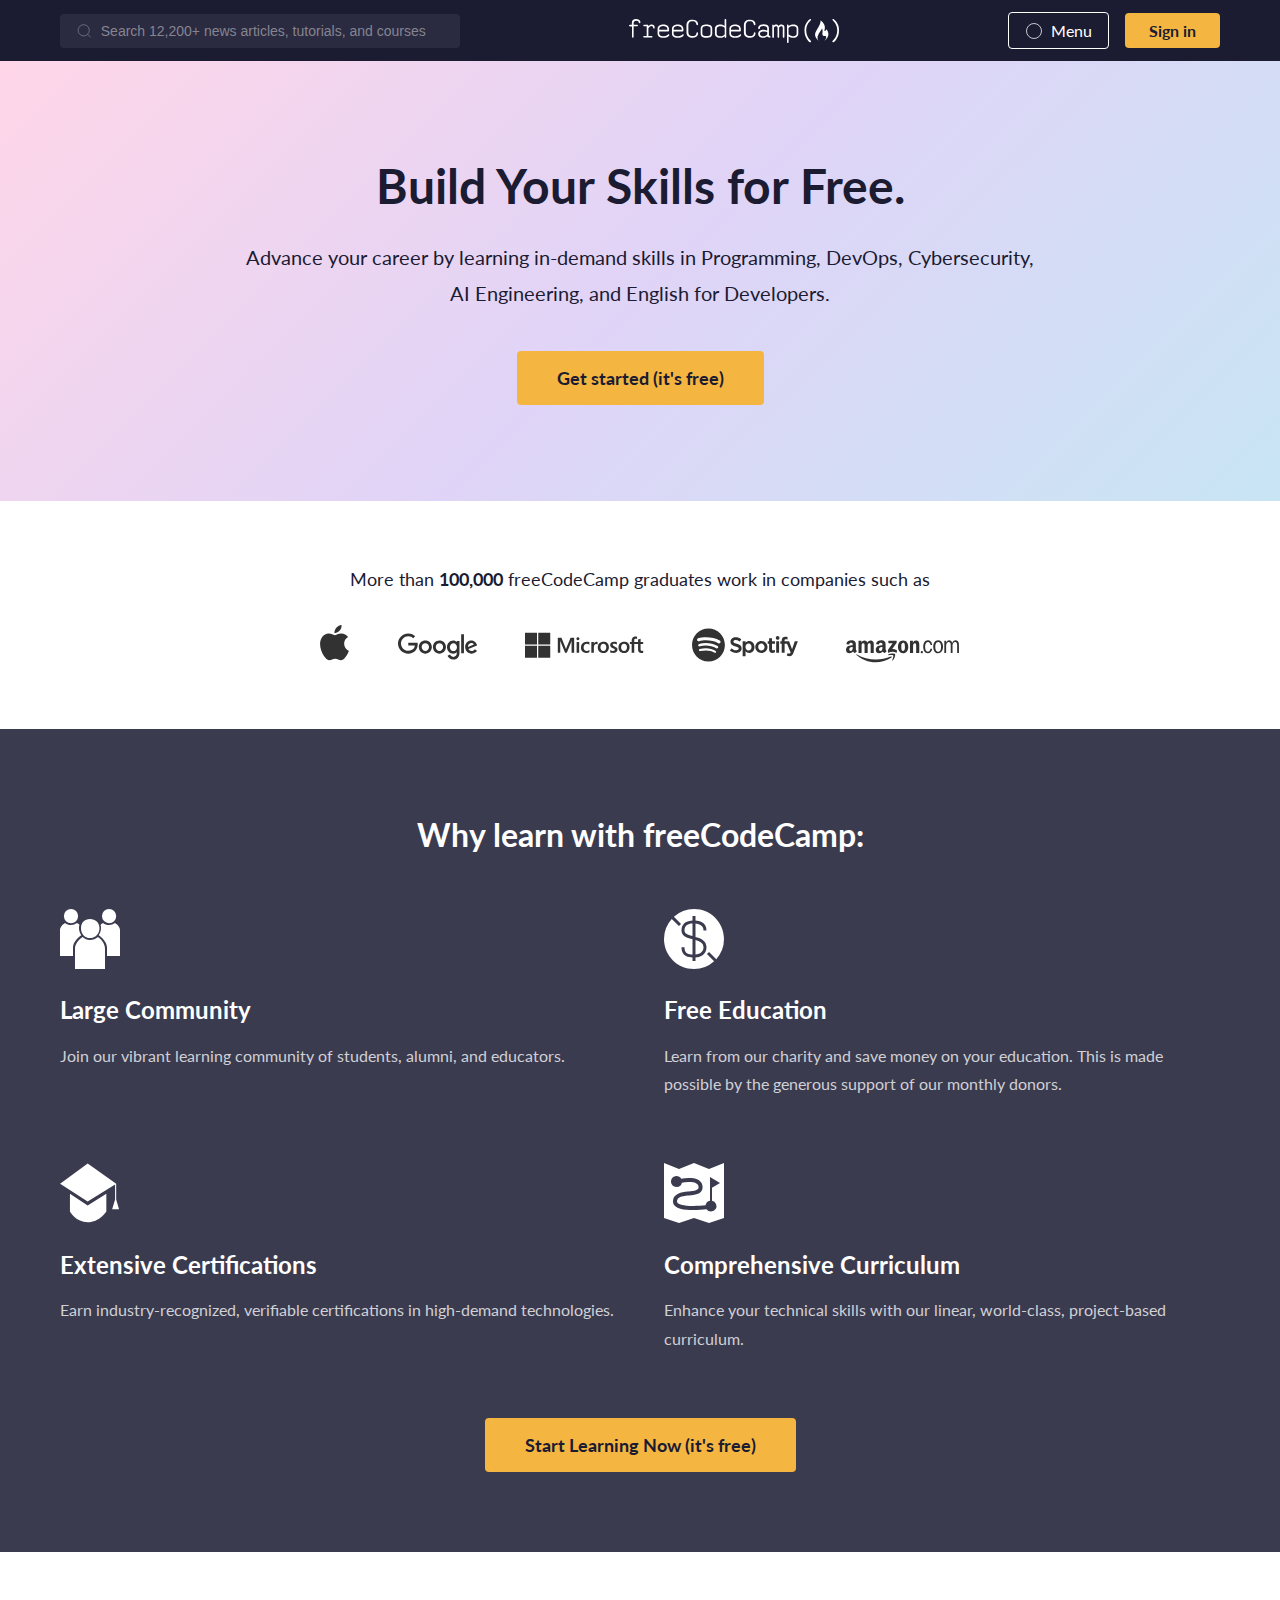
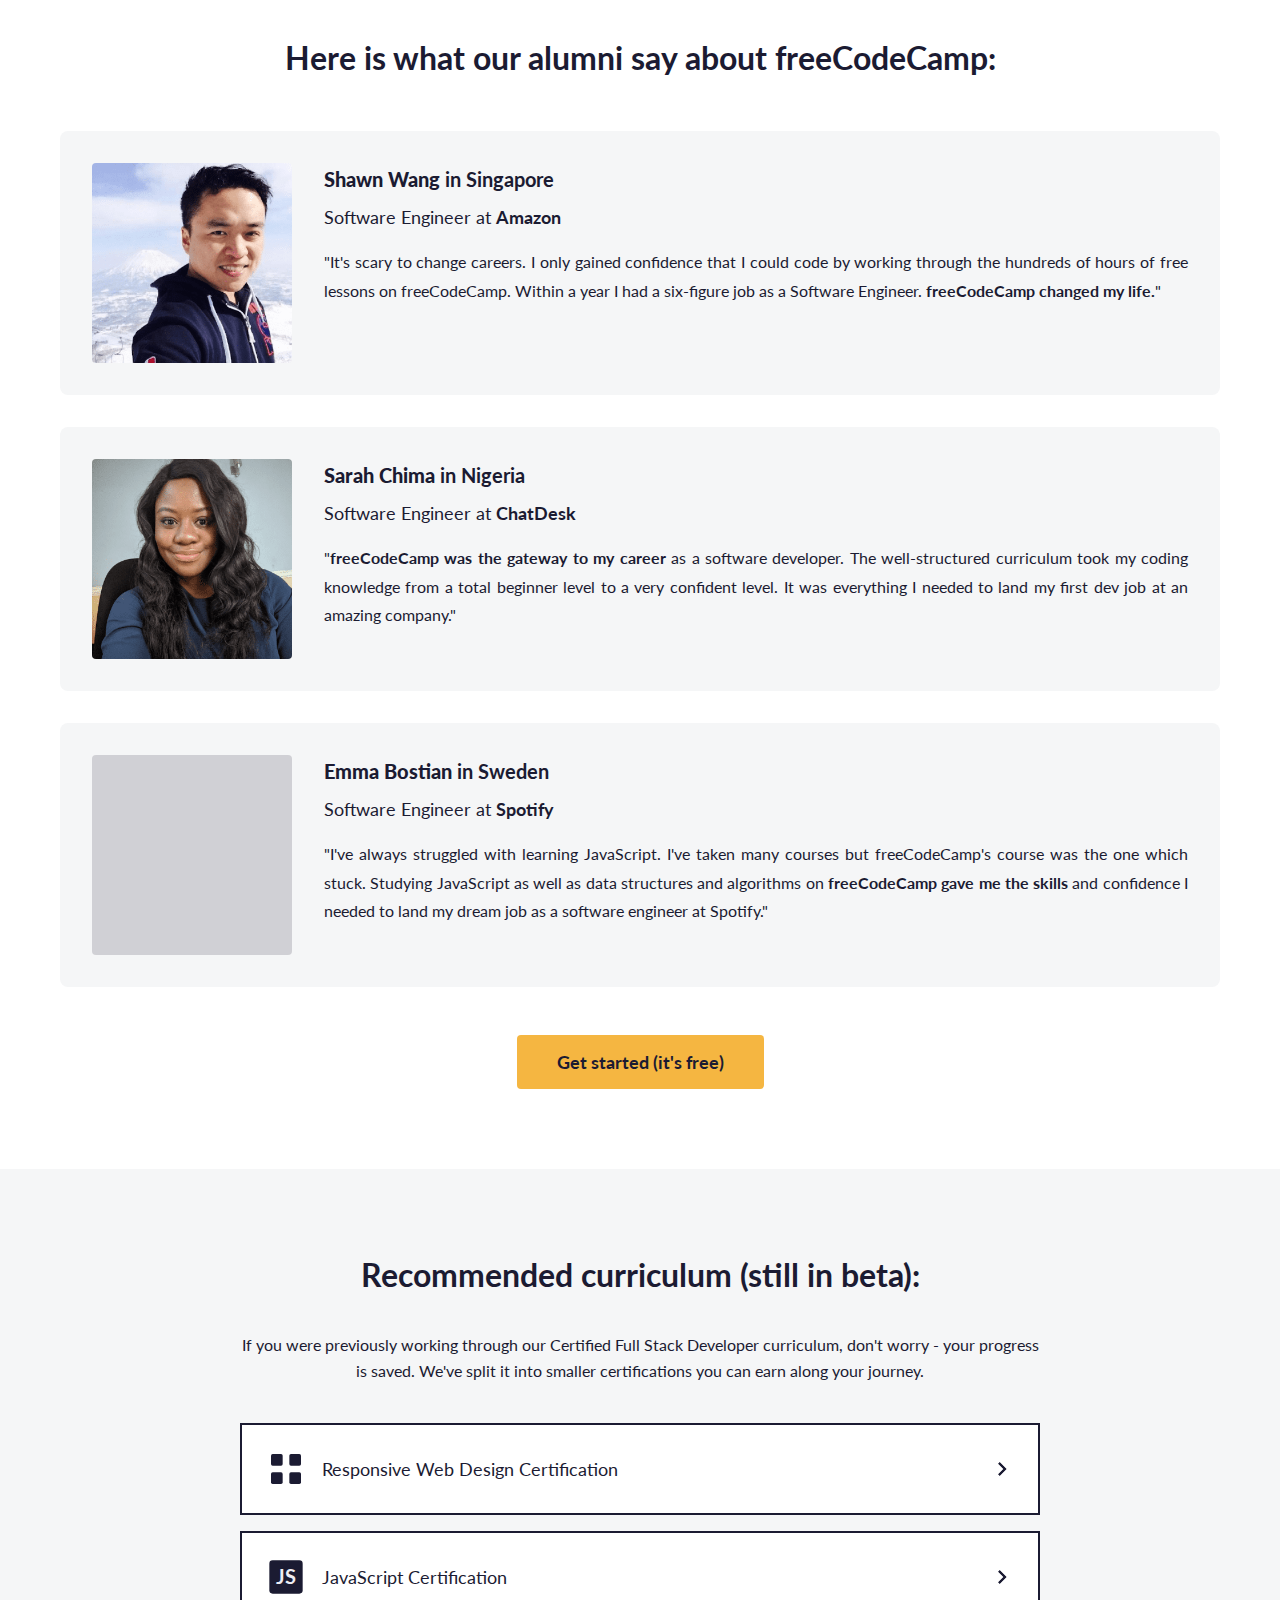
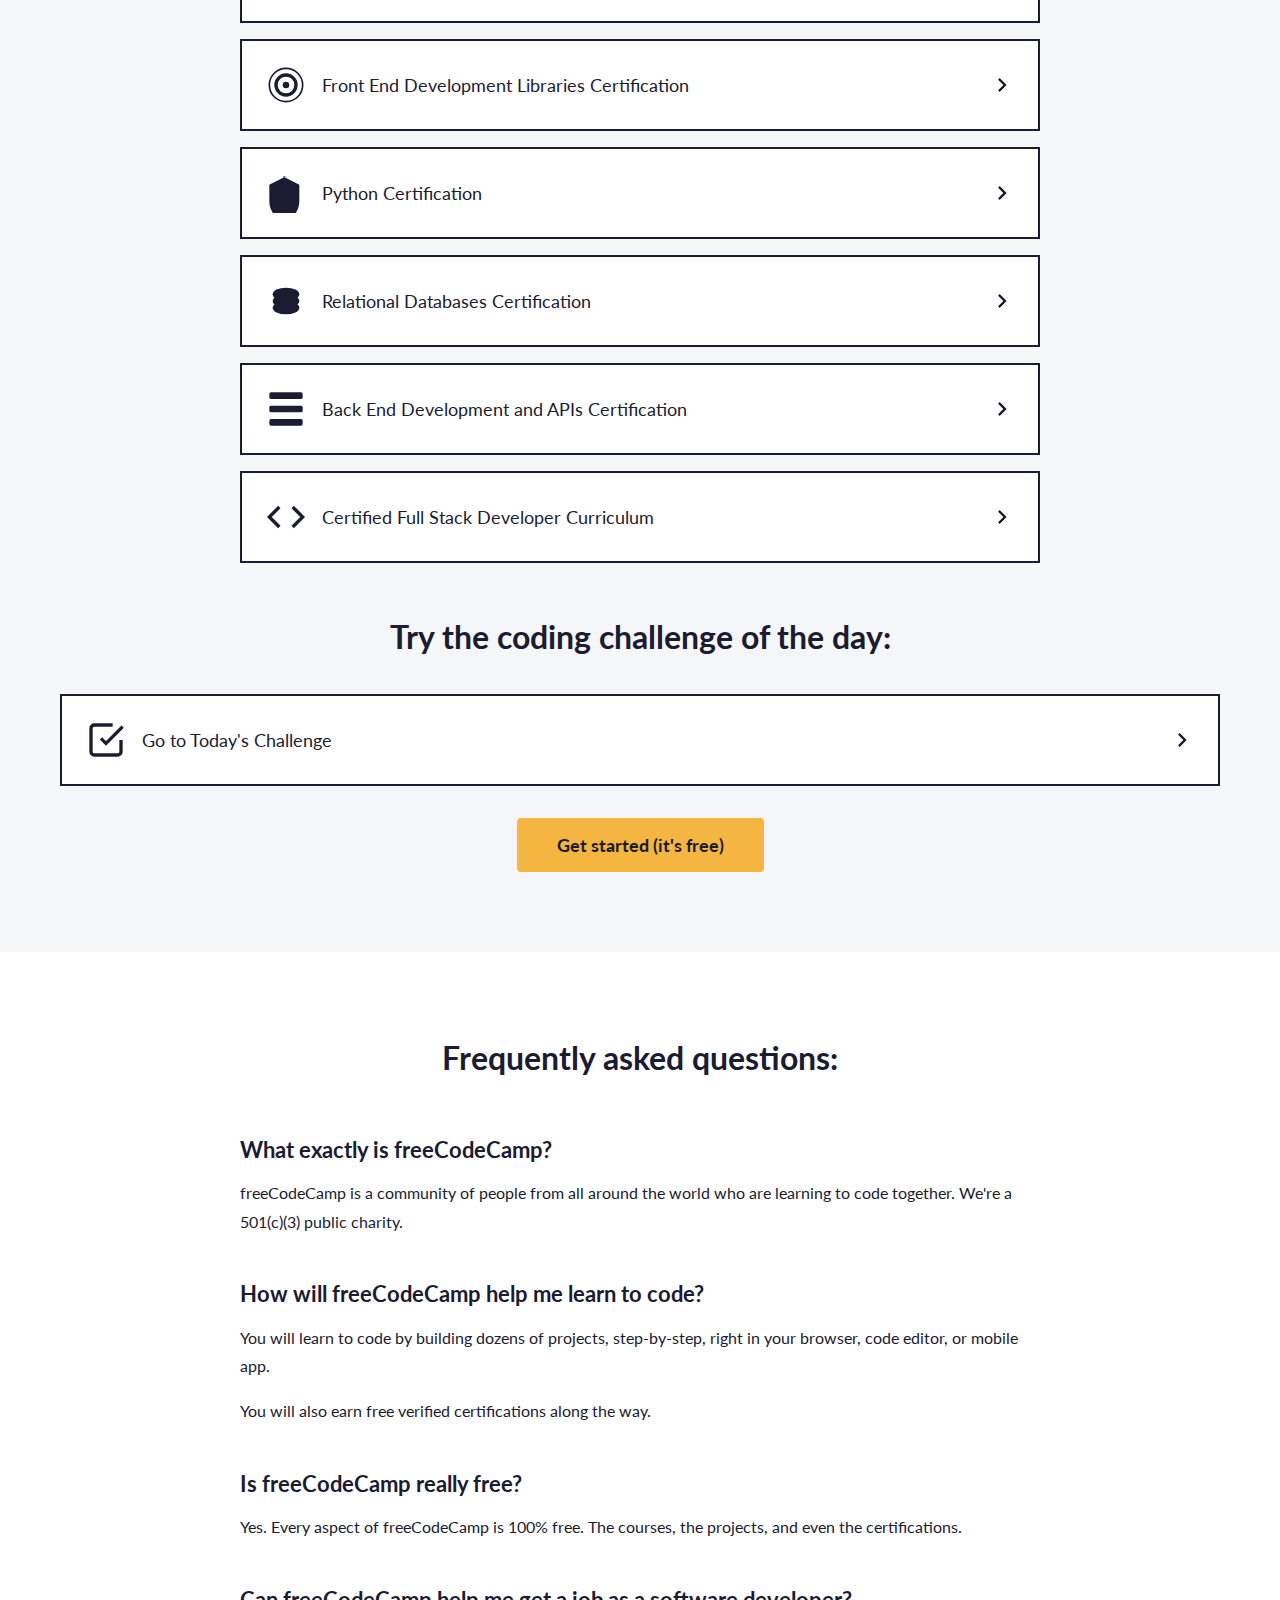
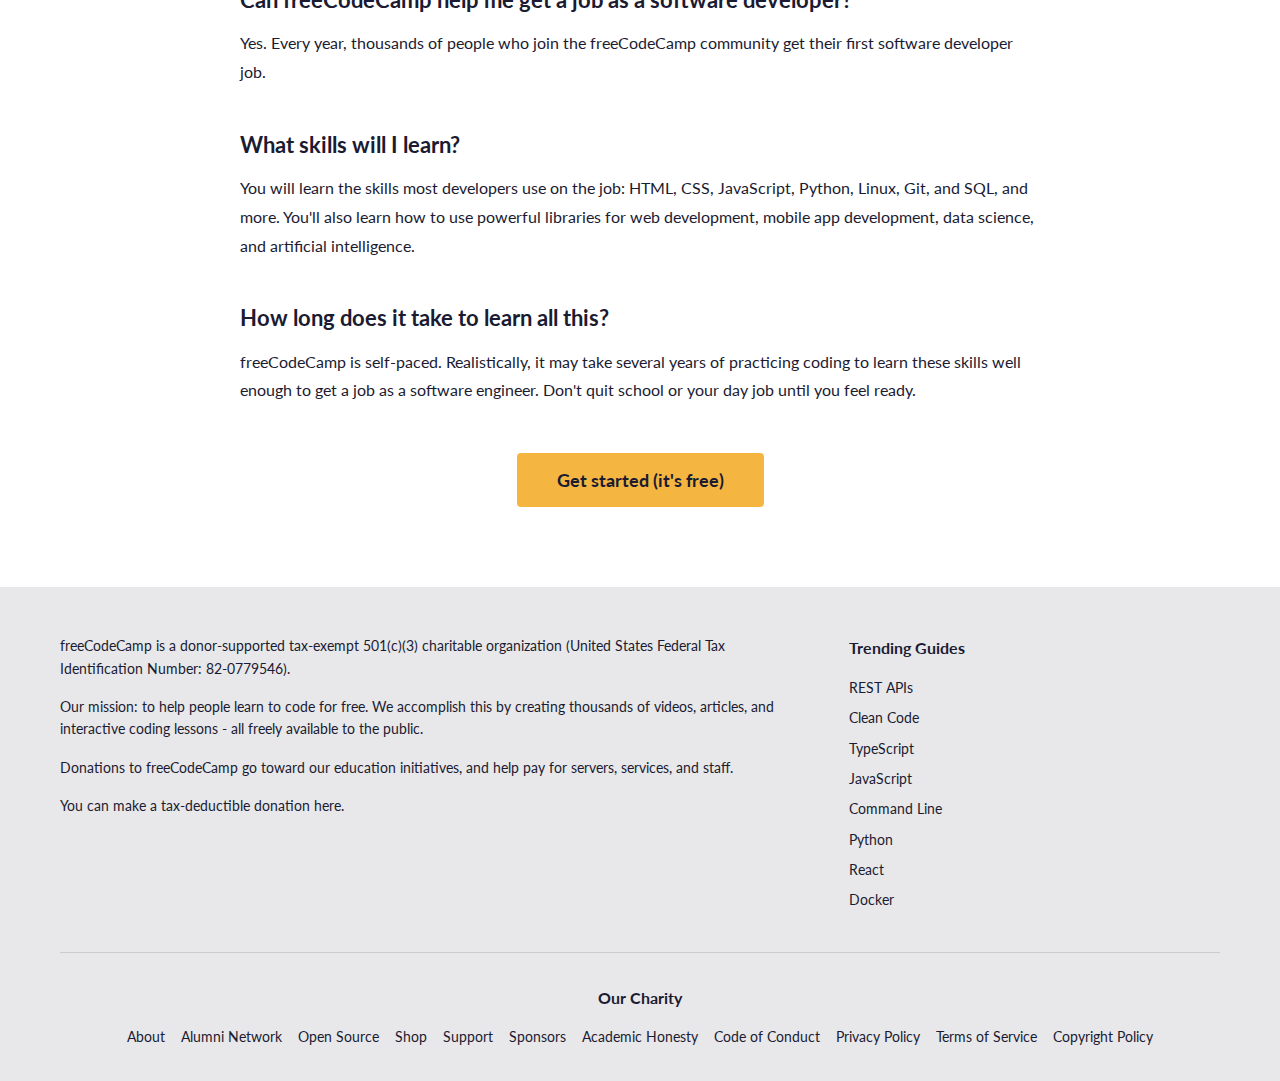
<file: Freecodecamp Clone/index.html>
<!DOCTYPE html>
<html lang="en">
<head>
    <meta charset="UTF-8">
    <meta name="viewport" content="width=device-width, initial-scale=1.0">
    <title>Learn to Code — For Free — Coding Courses for Busy People</title>
    <link rel="stylesheet" href="styles.css">
    <link rel="preconnect" href="https://fonts.googleapis.com">
    <link rel="preconnect" href="https://fonts.gstatic.com" crossorigin>
    <link href="https://fonts.googleapis.com/css2?family=Lato:wght@300;400;700&display=swap" rel="stylesheet">
</head>
<body>
    <!-- Header -->
    <header class="header">
        <div class="container">
            <div class="header-content">
                <div class="search-bar">
                    <svg class="search-icon" width="18" height="18" viewBox="0 0 24 24" fill="none" stroke="currentColor">
                        <circle cx="11" cy="11" r="8"></circle>
                        <path d="m21 21-4.35-4.35"></path>
                    </svg>
                    <input type="text" placeholder="Search 12,200+ news articles, tutorials, and courses">
                </div>
                <div class="logo">
                    <img src="assets/freecodecamp.svg" alt="freecodecamp">
                </div>
                <div class="header-actions">
                    <button class="menu-btn">
                        <svg width="18" height="18" viewBox="0 0 24 24" fill="none" stroke="currentColor">
                            <circle cx="12" cy="12" r="10"></circle>
                        </svg>
                        Menu
                    </button>
                    <button class="sign-in-btn">Sign in</button>
                </div>
            </div>
        </div>
    </header>

    <!-- Hero Section -->
    <section class="hero">
        <div class="container">
            <h1>Build Your Skills for Free.</h1>
            <p class="hero-subtitle">Advance your career by learning in-demand skills in Programming, DevOps, Cybersecurity, AI Engineering, and English for Developers.</p>
            <button class="cta-button">Get started (it's free)</button>
        </div>
    </section>

    <!-- Companies Section -->
    <section class="companies">
        <div class="container">
            <p class="companies-text">More than <strong>100,000</strong> freeCodeCamp graduates work in companies such as</p>
            <div class="company-logos">
                <img src="assets/apple.svg" alt="Apple">
                <img src="assets/google.svg" alt="Google">
                <img src="assets/ms.svg" alt="Microsoft">
                <img src="assets/spotify.svg" alt="Spotify">
                <img src="assets/az.svg" alt="Amazon">
            </div>
        </div>
    </section>

    <!-- Features Section -->
    <section class="features">
        <div class="container">
            <h2>Why learn with freeCodeCamp:</h2>
            <div class="features-grid">
                <div class="feature-card">
                    <img src="assets/community.svg" alt="Community icon" class="feature-icon">
                    <h3>Large Community</h3>
                    <p>Join our vibrant learning community of students, alumni, and educators.</p>
                </div>
                <div class="feature-card">
                    <img src="assets/education.svg" alt="Education icon" class="feature-icon">
                    <h3>Free Education</h3>
                    <p>Learn from our charity and save money on your education. This is made possible by the generous support of our monthly donors.</p>
                </div>
                <div class="feature-card">
                    <img src="assets/certificate.svg" alt="Certificate icon" class="feature-icon">
                    <h3>Extensive Certifications</h3>
                    <p>Earn industry-recognized, verifiable certifications in high-demand technologies.</p>
                </div>
                <div class="feature-card">
                    <img src="assets/curriculum.svg" alt="Curriculum icon" class="feature-icon">
                    <h3>Comprehensive Curriculum</h3>
                    <p>Enhance your technical skills with our linear, world-class, project-based curriculum.</p>
                </div>
            </div>
            <button class="cta-button">Start Learning Now (it's free)</button>
        </div>
    </section>

    <!-- Testimonials Section -->
    <section class="testimonials">
        <div class="container">
            <h2>Here is what our alumni say about freeCodeCamp:</h2>

            <div class="testimonial-card">
                <img src="assets/shawn.png" alt="Shawn Wang" class="testimonial-photo">
                <div class="testimonial-content">
                    <h3><strong>Shawn Wang</strong> in Singapore</h3>
                    <p class="job-title">Software Engineer at <strong>Amazon</strong></p>
                    <blockquote>"It's scary to change careers. I only gained confidence that I could code by working through the hundreds of hours of free lessons on freeCodeCamp. Within a year I had a six-figure job as a Software Engineer. <strong>freeCodeCamp changed my life.</strong>"</blockquote>
                </div>
            </div>

            <div class="testimonial-card">
                <img src="assets/sarah.png" alt="Sarah Chima" class="testimonial-photo">
                <div class="testimonial-content">
                    <h3><strong>Sarah Chima</strong> in Nigeria</h3>
                    <p class="job-title">Software Engineer at <strong>ChatDesk</strong></p>
                    <blockquote>"<strong>freeCodeCamp was the gateway to my career</strong> as a software developer. The well-structured curriculum took my coding knowledge from a total beginner level to a very confident level. It was everything I needed to land my first dev job at an amazing company."</blockquote>
                </div>
            </div>

            <div class="testimonial-card">
                <div class="testimonial-photo testimonial-placeholder"></div>
                <div class="testimonial-content">
                    <h3><strong>Emma Bostian</strong> in Sweden</h3>
                    <p class="job-title">Software Engineer at <strong>Spotify</strong></p>
                    <blockquote>"I've always struggled with learning JavaScript. I've taken many courses but freeCodeCamp's course was the one which stuck. Studying JavaScript as well as data structures and algorithms on <strong>freeCodeCamp gave me the skills</strong> and confidence I needed to land my dream job as a software engineer at Spotify."</blockquote>
                </div>
            </div>

            <button class="cta-button">Get started (it's free)</button>
        </div>
    </section>

    <!-- Curriculum Section -->
    <section class="curriculum">
        <div class="container">
            <h2>Recommended curriculum (still in beta):</h2>
            <p class="curriculum-intro">If you were previously working through our Certified Full Stack Developer curriculum, don't worry - your progress is saved. We've split it into smaller certifications you can earn along your journey.</p>

            <div class="certification-list">
                <div class="cert-card">
                    <svg class="cert-icon" width="40" height="40" viewBox="0 0 24 24" fill="currentColor">
                        <rect x="3" y="3" width="7" height="7" rx="1"></rect>
                        <rect x="14" y="3" width="7" height="7" rx="1"></rect>
                        <rect x="14" y="14" width="7" height="7" rx="1"></rect>
                        <rect x="3" y="14" width="7" height="7" rx="1"></rect>
                    </svg>
                    <span>Responsive Web Design Certification</span>
                    <svg class="arrow-icon" width="24" height="24" viewBox="0 0 24 24" fill="none" stroke="currentColor">
                        <polyline points="9 18 15 12 9 6"></polyline>
                        <polyline points="9 18 15 12 9 6"></polyline>
                    </svg>
                </div>

                <div class="cert-card">
                    <svg class="cert-icon" width="40" height="40" viewBox="0 0 24 24" fill="currentColor">
                        <rect x="2" y="2" width="20" height="20" rx="2"></rect>
                        <text x="12" y="16" text-anchor="middle" fill="#ededf4" font-size="12" font-weight="bold">JS</text>
                    </svg>
                    <span>JavaScript Certification</span>
                    <svg class="arrow-icon" width="24" height="24" viewBox="0 0 24 24" fill="none" stroke="currentColor">
                        <polyline points="9 18 15 12 9 6"></polyline>
                        <polyline points="9 18 15 12 9 6"></polyline>
                    </svg>
                </div>

                <div class="cert-card">
                    <svg class="cert-icon" width="40" height="40" viewBox="0 0 24 24" fill="currentColor">
                        <circle cx="12" cy="12" r="2"></circle>
                        <circle cx="12" cy="12" r="6" fill="none" stroke="currentColor" stroke-width="2"></circle>
                        <circle cx="12" cy="12" r="10" fill="none" stroke="currentColor" stroke-width="1"></circle>
                    </svg>
                    <span>Front End Development Libraries Certification</span>
                    <svg class="arrow-icon" width="24" height="24" viewBox="0 0 24 24" fill="none" stroke="currentColor">
                        <polyline points="9 18 15 12 9 6"></polyline>
                        <polyline points="9 18 15 12 9 6"></polyline>
                    </svg>
                </div>

                <div class="cert-card">
                    <svg class="cert-icon" width="40" height="40" viewBox="0 0 24 24" fill="currentColor">
                        <path d="M12 2L2 7v10c0 5.55 3.84 10.74 9 12 5.16-1.26 9-6.45 9-12V7l-10-5z"/>
                    </svg>
                    <span>Python Certification</span>
                    <svg class="arrow-icon" width="24" height="24" viewBox="0 0 24 24" fill="none" stroke="currentColor">
                        <polyline points="9 18 15 12 9 6"></polyline>
                        <polyline points="9 18 15 12 9 6"></polyline>
                    </svg>
                </div>

                <div class="cert-card">
                    <svg class="cert-icon" width="40" height="40" viewBox="0 0 24 24" fill="currentColor">
                        <ellipse cx="12" cy="8" rx="8" ry="4"></ellipse>
                        <ellipse cx="12" cy="12" rx="8" ry="4"></ellipse>
                        <ellipse cx="12" cy="16" rx="8" ry="4"></ellipse>
                    </svg>
                    <span>Relational Databases Certification</span>
                    <svg class="arrow-icon" width="24" height="24" viewBox="0 0 24 24" fill="none" stroke="currentColor">
                        <polyline points="9 18 15 12 9 6"></polyline>
                        <polyline points="9 18 15 12 9 6"></polyline>
                    </svg>
                </div>

                <div class="cert-card">
                    <svg class="cert-icon" width="40" height="40" viewBox="0 0 24 24" fill="currentColor">
                        <rect x="2" y="2" width="20" height="4" rx="1"></rect>
                        <rect x="2" y="10" width="20" height="4" rx="1"></rect>
                        <rect x="2" y="18" width="20" height="4" rx="1"></rect>
                    </svg>
                    <span>Back End Development and APIs Certification</span>
                    <svg class="arrow-icon" width="24" height="24" viewBox="0 0 24 24" fill="none" stroke="currentColor">
                        <polyline points="9 18 15 12 9 6"></polyline>
                        <polyline points="9 18 15 12 9 6"></polyline>
                    </svg>
                </div>

                <div class="cert-card">
                    <svg class="cert-icon" width="40" height="40" viewBox="0 0 24 24" fill="currentColor">
                        <polyline points="16 18 22 12 16 6" fill="none" stroke="currentColor" stroke-width="2"></polyline>
                        <polyline points="8 6 2 12 8 18" fill="none" stroke="currentColor" stroke-width="2"></polyline>
                    </svg>
                    <span>Certified Full Stack Developer Curriculum</span>
                    <svg class="arrow-icon" width="24" height="24" viewBox="0 0 24 24" fill="none" stroke="currentColor">
                        <polyline points="9 18 15 12 9 6"></polyline>
                        <polyline points="9 18 15 12 9 6"></polyline>
                    </svg>
                </div>
            </div>

            <h2>Try the coding challenge of the day:</h2>
            <div class="cert-card challenge-card">
                <svg class="cert-icon" width="40" height="40" viewBox="0 0 24 24" fill="currentColor">
                    <polyline points="9 11 12 14 22 4" fill="none" stroke="currentColor" stroke-width="2"></polyline>
                    <path d="M21 12v7a2 2 0 0 1-2 2H5a2 2 0 0 1-2-2V5a2 2 0 0 1 2-2h11" fill="none" stroke="currentColor" stroke-width="2"></path>
                </svg>
                <span>Go to Today's Challenge</span>
                <svg class="arrow-icon" width="24" height="24" viewBox="0 0 24 24" fill="none" stroke="currentColor">
                    <polyline points="9 18 15 12 9 6"></polyline>
                    <polyline points="9 18 15 12 9 6"></polyline>
                </svg>
            </div>

            <button class="cta-button">Get started (it's free)</button>
        </div>
    </section>

    <!-- FAQ Section -->
    <section class="faq">
        <div class="container">
            <h2>Frequently asked questions:</h2>

            <div class="faq-item">
                <h3>What exactly is freeCodeCamp?</h3>
                <p>freeCodeCamp is a community of people from all around the world who are learning to code together. We're a 501(c)(3) public charity.</p>
            </div>

            <div class="faq-item">
                <h3>How will freeCodeCamp help me learn to code?</h3>
                <p>You will learn to code by building dozens of projects, step-by-step, right in your browser, code editor, or mobile app.</p>
                <p>You will also earn free verified certifications along the way.</p>
            </div>

            <div class="faq-item">
                <h3>Is freeCodeCamp really free?</h3>
                <p>Yes. Every aspect of freeCodeCamp is 100% free. The courses, the projects, and even the certifications.</p>
            </div>

            <div class="faq-item">
                <h3>Can freeCodeCamp help me get a job as a software developer?</h3>
                <p>Yes. Every year, thousands of people who join the freeCodeCamp community get their first software developer job.</p>
            </div>

            <div class="faq-item">
                <h3>What skills will I learn?</h3>
                <p>You will learn the skills most developers use on the job: HTML, CSS, JavaScript, Python, Linux, Git, and SQL, and more. You'll also learn how to use powerful libraries for web development, mobile app development, data science, and artificial intelligence.</p>
            </div>

            <div class="faq-item">
                <h3>How long does it take to learn all this?</h3>
                <p>freeCodeCamp is self-paced. Realistically, it may take several years of practicing coding to learn these skills well enough to get a job as a software engineer. Don't quit school or your day job until you feel ready.</p>
            </div>

            <button class="cta-button">Get started (it's free)</button>
        </div>
    </section>

    <!-- Footer -->
    <footer class="footer">
        <div class="container">
            <div class="footer-content">
                <div class="footer-about">
                    <p>freeCodeCamp is a donor-supported tax-exempt 501(c)(3) charitable organization (United States Federal Tax Identification Number: 82-0779546).</p>
                    <p>Our mission: to help people learn to code for free. We accomplish this by creating thousands of videos, articles, and interactive coding lessons - all freely available to the public.</p>
                    <p>Donations to freeCodeCamp go toward our education initiatives, and help pay for servers, services, and staff.</p>
                    <p>You can make a tax-deductible donation here.</p>
                </div>

                <div class="footer-links">
                    <div class="footer-column">
                        <h4>Trending Guides</h4>
                        <a href="#">REST APIs</a>
                        <a href="#">Clean Code</a>
                        <a href="#">TypeScript</a>
                        <a href="#">JavaScript</a>
                        <a href="#">Command Line</a>
                        <a href="#">Python</a>
                        <a href="#">React</a>
                        <a href="#">Docker</a>
                    </div>
                </div>
            </div>

            <div class="footer-nav">
                <h4>Our Charity</h4>
                <div class="footer-nav-links">
                    <a href="#">About</a>
                    <a href="#">Alumni Network</a>
                    <a href="#">Open Source</a>
                    <a href="#">Shop</a>
                    <a href="#">Support</a>
                    <a href="#">Sponsors</a>
                    <a href="#">Academic Honesty</a>
                    <a href="#">Code of Conduct</a>
                    <a href="#">Privacy Policy</a>
                    <a href="#">Terms of Service</a>
                    <a href="#">Copyright Policy</a>
                </div>
            </div>
        </div>
    </footer>
</body>
</html>
</file>
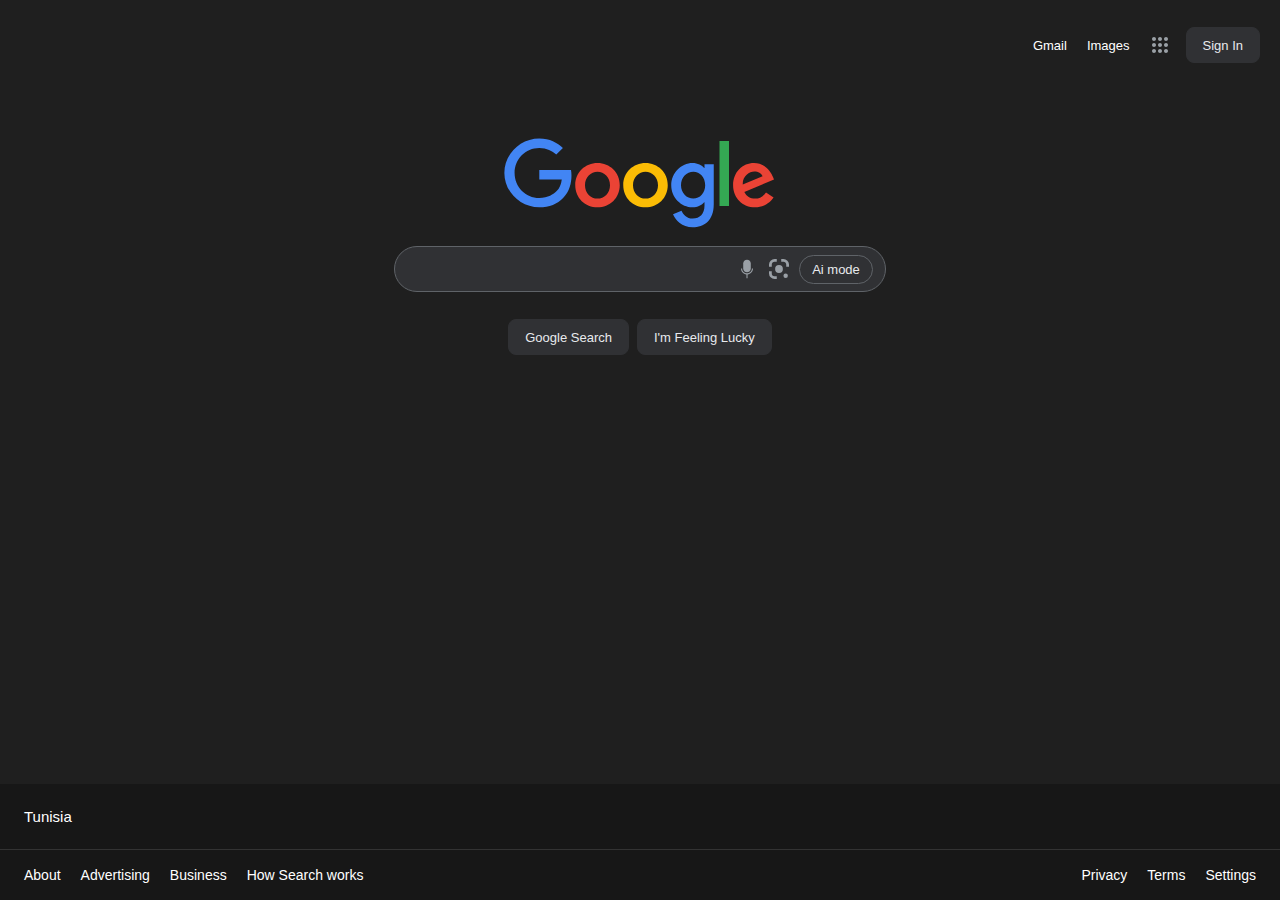
<file: Google clone/index.html>
<!DOCTYPE html>
<html lang="en">
<head>
    <meta charset="UTF-8">
    <meta name="viewport" content="width=device-width, initial-scale=1.0">
    <link rel="stylesheet" href="style.css">
    <title>Google</title>
</head>
<body>
    <nav>
        <div>
            <a href="">Gmail</a>
            <a href="">Images</a>
            <button class="apps-btn">
                <svg class="apps-icon" viewBox="0 0 24 24" width="24" height="24">
                    <path d="M6,8c1.1,0 2,-0.9 2,-2s-0.9,-2 -2,-2 -2,0.9 -2,2 0.9,2 2,2zM12,20c1.1,0 2,-0.9 2,-2s-0.9,-2 -2,-2 -2,0.9 -2,2 0.9,2 2,2zM6,20c1.1,0 2,-0.9 2,-2s-0.9,-2 -2,-2 -2,0.9 -2,2 0.9,2 2,2zM6,14c1.1,0 2,-0.9 2,-2s-0.9,-2 -2,-2 -2,0.9 -2,2 0.9,2 2,2zM12,14c1.1,0 2,-0.9 2,-2s-0.9,-2 -2,-2 -2,0.9 -2,2 0.9,2 2,2zM16,6c0,1.1 0.9,2 2,2s2,-0.9 2,-2 -0.9,-2 -2,-2 -2,0.9 -2,2zM12,8c1.1,0 2,-0.9 2,-2s-0.9,-2 -2,-2 -2,0.9 -2,2 0.9,2 2,2zM18,14c1.1,0 2,-0.9 2,-2s-0.9,-2 -2,-2 -2,0.9 -2,2 0.9,2 2,2zM18,20c1.1,0 2,-0.9 2,-2s-0.9,-2 -2,-2 -2,0.9 -2,2 0.9,2 2,2z" />
                </svg>
            </button>
            <button class="GS">Sign In</button>
        </div>

    </nav>
    <main>
        <img src="Google_2015_logo.svg" alt="Google">
        <div class="Search-Bar">
            <input type="text" />
            <button class="search-icon-btn voice-btn">
                <svg viewBox="0 0 256 256" width="20" height="20">
                    <path d="M190.5,121.1c0,34.5-28,62.5-62.5,62.5c-34.5,0-62.5-28-62.5-62.5H51.7c0,39.8,30.5,72.5,69.4,76V246h13.9v-48.9c38.9-3.5,69.4-36.2,69.4-76H190.5z"/>
                    <path d="M128,169.6c26.8,0,48.6-21.7,48.6-48.6V58.6c0-26.9-21.8-48.6-48.6-48.6c-26.8,0-48.6,21.7-48.6,48.6v62.5C79.4,147.9,101.2,169.6,128,169.6z"/>
                </svg>
            </button>
            <button class="search-icon-btn image-btn">
                <svg viewBox="0 0 24 24" width="20" height="20">
                    <path d="M12 16.667a4.666 4.666 0 100-9.333 4.666 4.666 0 000 9.333m8 6a2.666 2.666 0 100-5.333 2.666 2.666 0 000 5.333m-13.333-2a3.343 3.343 0 01-3.334-3.334v-2.666H0v2.666A6.665 6.665 0 006.667 24h2.666v-3.333zm-3.334-14c0-1.834 1.5-3.334 3.334-3.334h2.666V0H6.667A6.665 6.665 0 000 6.667v2.666h3.333zm14-3.334c1.834 0 3.334 1.5 3.334 3.334v2.666H24V6.667A6.665 6.665 0 0017.333 0h-2.666v3.333Z"/>
                </svg>
            </button>
            <button class="ai-btn">Ai mode</button>
        </div>
        <div class="btn">
            <button class="GS">Google Search</button>
            <button class="GS">I'm Feeling Lucky</button>
        </div>
        
    </main>
    <footer>
        <div>
            <p>Tunisia</p>
        </div>
        <hr>
        <div>
            <div class="footer-bottom">
                <div>
                    <a href="">About</a>
                    <a href="">Advertising</a>
                    <a href="">Business</a>
                    <a href="">How Search works</a>
                </div>
                <div>
                    <a href="">Privacy</a>
                    <a href="">Terms</a>
                    <a href="">Settings</a>
                </div>
            </div>
        </div>

    </footer>
</body>
</html>
</file>
<file: Google clone/style.css>
html, body{
    margin: 0;
    padding: 0;
    height: 100%;
}
body{
    display: flex;
    flex-direction: column;
    min-height: 100%;
}
nav{
    display: flex;
    padding: 1rem;
    justify-content: right;
    align-items: center;
    background-color: #1f1f1f;
}
nav > div{
    display: flex;
    align-items: center;
    gap: 4px;
}
main{
    flex: 1;
    display: flex;
    flex-direction: column;
    align-items: center;
    background-color: #1f1f1f;
}
.Search-Bar{
    margin: 1rem auto;
}
.Search-Bar input{
    width: 20rem ;
}
img{
    margin-top: 3rem;
}
footer{
    display: flex;
    flex-direction: column;
    background-color: #171717;
    margin-top: auto;
}
.footer-bottom{
    display: flex;
    justify-content: space-between;
}
p{
    margin: 0;
}
a{
    text-decoration: none;
}
footer > div{
    padding: 1rem;
}
nav div:first-of-type a{
    color: #ffffff;
    font-size: 13px;
    font-family: Arial, Helvetica, sans-serif;
    padding: 8px;
    margin: 0;
}
footer div:first-of-type a{
    color: #ffffff;
    font-size: 14px;
    font-family: Arial, Helvetica, sans-serif;
    padding: 8px;
    margin: 0;
}
footer div p{
    color: #ffffff;
    font-size: 15px;
    font-family: Arial, Helvetica, sans-serif;
    padding: 8px;
    margin: 0;
}
hr{
    margin: 0;
    border: none;
    border-top: 1px solid #333;
}
.apps-btn{
    background: none;
    border: none;
    padding: 6px;
    margin: 0;
    cursor: pointer;
    display: inline-flex;
    align-items: center;
    justify-content: center;
    border-radius: 50%;
    transition: background .15s ease;
}
.apps-btn svg path{ fill:#9aa0a6; transition: fill .15s ease; }
.apps-btn:hover{ background:#424548; }
.apps-btn:hover svg path{ fill:#e8eaed; }
.apps-btn:focus-visible{ outline:2px solid #8ab4f8; }
.signin-btn{
    background: #303134;
    color: #fff;
    border: 1px solid #303134;  
    padding: 9px 23px;
    margin: 0;
    border-radius: 4px;
    font-size: 13px;
    font-family: Arial, Helvetica, sans-serif;
    cursor: pointer;
}
.Search-Bar input{
    border: none;
    background-color: transparent;
}
.Search-Bar{
    min-height: 44px;
    border: 1px solid #5f6368;
    box-shadow: none;
    border-radius: 24px;
    background-color: #303134;
    display: flex;
    align-items: center;
    padding: 0 12px;
}
.Search-Bar input{
    flex: 1;
    color: #e8eaed;
    font-size: 14px;
    background: transparent;
    border: none;
    outline: none;
}
.search-icon-btn{
    background: none;
    border: none;
    padding: 6px;
    cursor: pointer;
    display: inline-flex;
    align-items: center;
    justify-content: center;
    border-radius: 50%;
    transition: background .15s ease;
}
.search-icon-btn svg path{ fill: #9aa0a6; transition: fill .15s ease; }
.search-icon-btn:hover{ background: #424548; }
.search-icon-btn:hover svg path{ fill: #e8eaed; }
.search-icon-btn:focus-visible{ outline:2px solid #8ab4f8; }
.ai-btn{
    background:#303134;
    border:1px solid #5f6368;
    color:#e8eaed;
    padding:6px 12px;
    border-radius:16px;
    font-size:13px;
    cursor:pointer;
    margin-left:4px;
}
.ai-btn:hover{ background:#424548; }
.btn{
    display: flex;
    justify-content: center;
    align-items: center;
}
.GS {
    background-color: #303134;
    border: 1px solid #303134;
    border-radius: 8px;
    color: #e8eaed;
    font-family: Google Sans, Arial, sans-serif;
    font-size: 13px;
    margin: 11px 4px;
    padding: 0 16px;
    line-height: 27px;
    height: 36px;
    cursor: pointer;
}
.GS svg path{ fill: #9aa0a6; transition: fill .15s ease; }
.GS:hover{ background: #424548; }
.GS:hover svg path{ fill: #e8eaed; }
.GS:focus-visible{ outline:2px solid #8ab4f8; }
</file>
<file: Freecodecamp Clone/styles.css>
/* Reset and Base Styles */
* {
    margin: 0;
    padding: 0;
    box-sizing: border-box;
}

body {
    font-family: 'Lato', -apple-system, BlinkMacSystemFont, 'Segoe UI', sans-serif;
    color: #1b1b32;
    line-height: 1.6;
    font-size: 16px;
}

.container {
    max-width: 1200px;
    margin: 0 auto;
    padding: 0 20px;
}

h1, h2, h3 {
    margin-bottom: 1rem;
}

h1 {
    font-size: 3rem;
    font-weight: 700;
    line-height: 1.2;
}

h2 {
    font-size: 2rem;
    font-weight: 700;
    text-align: center;
    margin-bottom: 2rem;
}

h3 {
    font-size: 1.5rem;
    font-weight: 700;
}

p {
    margin-bottom: 1rem;
}

/* Header */
.header {
    background-color: #1b1b32;
    padding: 0.75rem 0;
    position: sticky;
    top: 0;
    z-index: 1000;
}

.header-content {
    display: flex;
    align-items: center;
    justify-content: space-between;
    gap: 1.5rem;
}

.search-bar {
    display: flex;
    align-items: center;
    background-color: #2a2a40;
    border-radius: 4px;
    padding: 0.5rem 1rem;
    flex: 1;
    max-width: 400px;
}

.search-icon {
    color: #858591;
    margin-right: 0.5rem;
}

.search-bar input {
    background: transparent;
    border: none;
    color: #fff;
    outline: none;
    width: 100%;
    font-size: 0.875rem;
}

.search-bar input::placeholder {
    color: #858591;
}

.logo {
    font-size: 1.25rem;
    font-weight: 400;
    color: #fff;
    display: flex;
    align-items: center;
    gap: 0.5rem;
}

.header-actions {
    display: flex;
    gap: 1rem;
    align-items: center;
}

.menu-btn {
    background: transparent;
    border: 1px solid #fff;
    color: #fff;
    padding: 0.5rem 1rem;
    border-radius: 4px;
    cursor: pointer;
    display: flex;
    align-items: center;
    gap: 0.5rem;
    font-size: 1rem;
    font-family: inherit;
}

.sign-in-btn {
    background-color: #f5b641;
    border: none;
    color: #1b1b32;
    padding: 0.5rem 1.5rem;
    border-radius: 4px;
    cursor: pointer;
    font-weight: 700;
    font-size: 1rem;
    font-family: inherit;
}

/* Hero Section */
.hero {
    background: linear-gradient(135deg, #ffd6e8 0%, #e0d4f7 50%, #c8e5f4 100%);
    padding: 6rem 0;
    text-align: center;
}

.hero h1 {
    color: #1b1b32;
    max-width: 900px;
    margin: 0 auto 1.5rem;
}

.hero-subtitle {
    font-size: 1.25rem;
    color: #1b1b32;
    max-width: 800px;
    margin: 0 auto 2.5rem;
    line-height: 1.8;
}

.cta-button {
    background-color: #f5b641;
    border: none;
    color: #1b1b32;
    padding: 1rem 2.5rem;
    border-radius: 4px;
    cursor: pointer;
    font-weight: 700;
    font-size: 1.125rem;
    font-family: inherit;
    transition: transform 0.2s;
}

.cta-button:hover {
    transform: translateY(-2px);
}

/* Companies Section */
.companies {
    background-color: #fff;
    padding: 4rem 0;
    text-align: center;
}

.companies-text {
    font-size: 1.125rem;
    margin-bottom: 2rem;
    color: #1b1b32;
}

.company-logos {
    display: flex;
    justify-content: center;
    align-items: center;
    gap: 3rem;
    flex-wrap: wrap;
}

.company-logos img {
    height: 40px;
    opacity: 0.8;
}

/* Features Section */
.features {
    background-color: #3b3b4f;
    padding: 5rem 0;
    color: #fff;
}

.features h2 {
    color: #fff;
    margin-bottom: 3rem;
}

.features-grid {
    display: grid;
    grid-template-columns: repeat(2, 1fr);
    gap: 3rem;
    margin-bottom: 3rem;
}

.feature-card {
    text-align: left;
}

.feature-icon {
    width: 60px;
    height: 60px;
    margin-bottom: 1rem;
    filter: brightness(0) invert(1) saturate(100%);
}

.feature-card h3 {
    color: #fff;
    font-size: 1.5rem;
    margin-bottom: 0.75rem;
}

.feature-card p {
    color: #d0d0d5;
    line-height: 1.8;
}

.features .cta-button {
    display: block;
    margin: 0 auto;
}

/* Testimonials Section */
.testimonials {
    background-color: #fff;
    padding: 5rem 0;
}

.testimonials h2 {
    color: #1b1b32;
    margin-bottom: 3rem;
}

.testimonial-card {
    display: flex;
    gap: 2rem;
    margin-bottom: 2rem;
    background-color: #f5f6f7;
    padding: 2rem;
    border-radius: 8px;
}

.testimonial-photo {
    width: 200px;
    height: 200px;
    border-radius: 4px;
    object-fit: cover;
    flex-shrink: 0;
}

.testimonial-placeholder {
    background-color: #d0d0d5;
}

.testimonial-content h3 {
    font-size: 1.25rem;
    color: #1b1b32;
    margin-bottom: 0.5rem;
}

.job-title {
    font-size: 1.125rem;
    color: #1b1b32;
    margin-bottom: 1rem;
}

.testimonial-content blockquote {
    font-size: 1rem;
    line-height: 1.8;
    color: #1b1b32;
    text-align: justify;
}

.testimonials .cta-button {
    display: block;
    margin: 3rem auto 0;
}

/* Curriculum Section */
.curriculum {
    background-color: #f5f6f7;
    padding: 5rem 0;
}

.curriculum h2 {
    color: #1b1b32;
}

.curriculum-intro {
    text-align: center;
    max-width: 800px;
    margin: 0 auto 2.5rem;
    color: #1b1b32;
}

.certification-list {
    max-width: 800px;
    margin: 0 auto 3rem;
}

.cert-card {
    background-color: #fff;
    border: 2px solid #1b1b32;
    padding: 1.5rem;
    margin-bottom: 1rem;
    display: flex;
    align-items: center;
    gap: 1rem;
    cursor: pointer;
    transition: transform 0.2s;
}

.cert-card:hover {
    transform: translateX(5px);
}

.cert-icon {
    flex-shrink: 0;
}

.cert-card span {
    flex: 1;
    font-size: 1.125rem;
    color: #1b1b32;
    font-weight: 400;
}

.arrow-icon {
    flex-shrink: 0;
    stroke: #1b1b32;
    stroke-width: 2;
}

.challenge-card {
    margin-bottom: 2rem;
}

.curriculum .cta-button {
    display: block;
    margin: 0 auto;
}

/* FAQ Section */
.faq {
    background-color: #fff;
    padding: 5rem 0;
}

.faq h2 {
    color: #1b1b32;
    margin-bottom: 3rem;
}

.faq-item {
    max-width: 800px;
    margin: 0 auto 2.5rem;
}

.faq-item h3 {
    color: #1b1b32;
    font-size: 1.375rem;
    margin-bottom: 0.75rem;
}

.faq-item p {
    color: #1b1b32;
    line-height: 1.8;
}

.faq .cta-button {
    display: block;
    margin: 3rem auto 0;
}

/* Footer */
.footer {
    background-color: #e8e8ea;
    padding: 3rem 0 2rem;
}

.footer-content {
    display: grid;
    grid-template-columns: 2fr 1fr;
    gap: 3rem;
    margin-bottom: 2rem;
}

.footer-about p {
    color: #1b1b32;
    font-size: 0.875rem;
    line-height: 1.6;
    margin-bottom: 1rem;
}

.footer-column h4 {
    color: #1b1b32;
    font-size: 1rem;
    margin-bottom: 1rem;
}

.footer-column a {
    display: block;
    color: #1b1b32;
    text-decoration: none;
    margin-bottom: 0.5rem;
    font-size: 0.875rem;
}

.footer-column a:hover {
    text-decoration: underline;
}

.footer-nav {
    border-top: 1px solid #ccc;
    padding-top: 2rem;
}

.footer-nav h4 {
    color: #1b1b32;
    font-size: 1rem;
    margin-bottom: 1rem;
    text-align: center;
}

.footer-nav-links {
    display: flex;
    justify-content: center;
    flex-wrap: wrap;
    gap: 1rem;
}

.footer-nav-links a {
    color: #1b1b32;
    text-decoration: none;
    font-size: 0.875rem;
}

.footer-nav-links a:hover {
    text-decoration: underline;
}

/* Responsive Design */
@media (max-width: 768px) {
    h1 {
        font-size: 2rem;
    }

    h2 {
        font-size: 1.5rem;
    }

    .header-content {
        flex-wrap: wrap;
    }

    .search-bar {
        order: 3;
        flex-basis: 100%;
        max-width: 100%;
    }

    .hero {
        padding: 3rem 0;
    }

    .hero-subtitle {
        font-size: 1rem;
    }

    .features-grid {
        grid-template-columns: 1fr;
        gap: 2rem;
    }

    .testimonial-card {
        flex-direction: column;
    }

    .testimonial-photo {
        width: 100%;
        height: 250px;
    }

    .footer-content {
        grid-template-columns: 1fr;
    }

    .company-logos {
        gap: 1.5rem;
    }

    .company-logos img {
        height: 30px;
    }
}

@media (max-width: 480px) {
    .header-actions {
        flex-wrap: wrap;
    }

    .menu-btn {
        font-size: 0.875rem;
        padding: 0.4rem 0.8rem;
    }

    .sign-in-btn {
        font-size: 0.875rem;
        padding: 0.4rem 1rem;
    }

    .cta-button {
        padding: 0.875rem 2rem;
        font-size: 1rem;
    }
}
</file>
